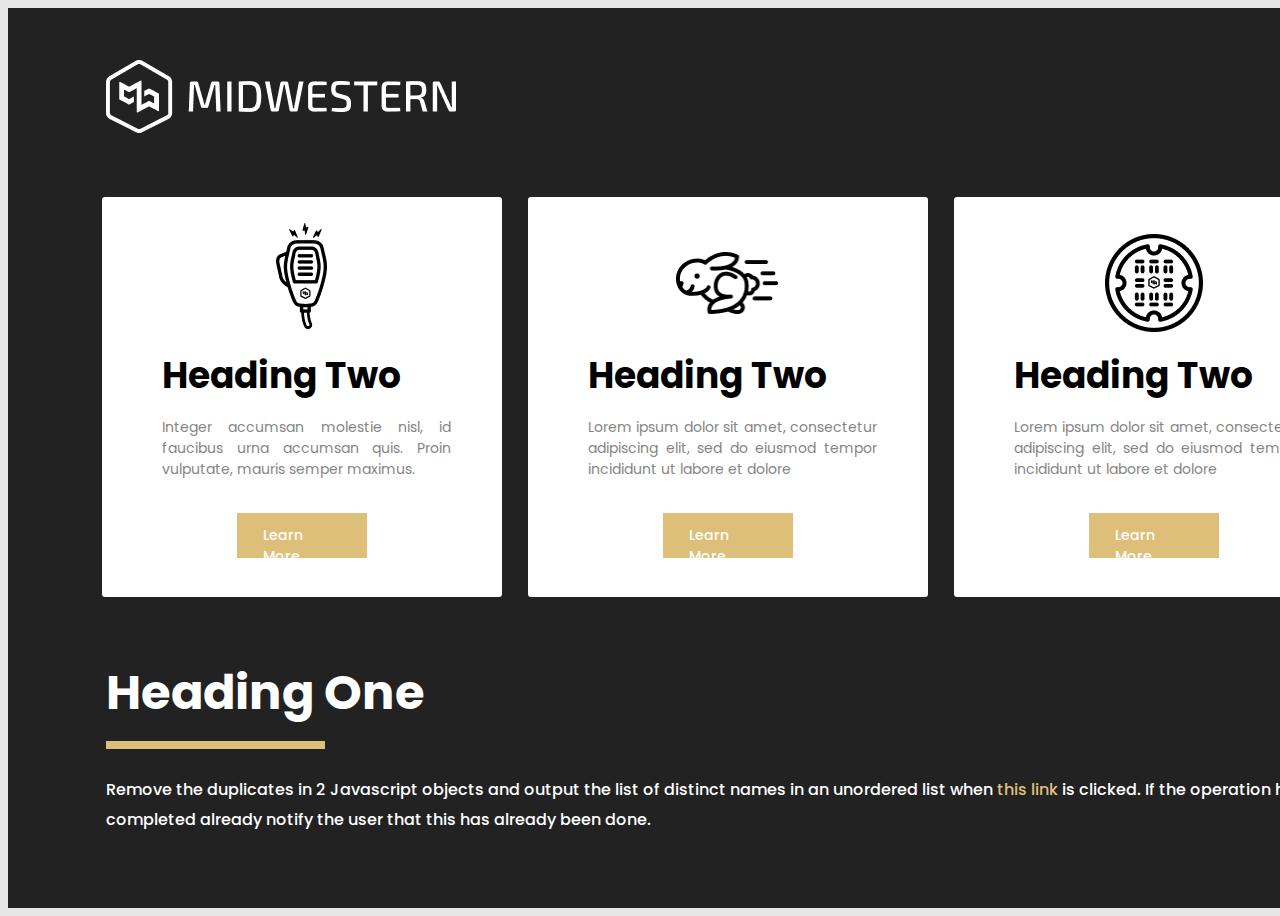
<file: Home/index.html>
<!DOCTYPE html>
<html lang="en" style="background: #e6e6e6;">

<head>
	<link rel="preconnect" href="https://fonts.googleapis.com">
	<link rel="preconnect" href="https://fonts.gstatic.com" crossorigin>
	<link href="https://fonts.googleapis.com/css2?family=Poppins&display=swap" rel="stylesheet">
	<meta charset="utf-8">
	<meta name="viewport" content="width=device-width initial-scale=1">
	<title>Benchmark Test</title>
	<link href="style.css" rel="stylesheet" type="text/css" />
	<link href="https://Contact.davis86t.repl.co" rel="links">
	<style>
	</style>
</head>

<body>
	<script src="script.js">

	</script>
	<div>
		<img src="Logo.png" class="logo">
      <img src="Talkie.png" class="talkie">
      <img src="Rabbit.png" class="rabbit">
      <img src="Shield.png" class="shield">
      <div id="rectangle1"></div>
      <div id="rectangle2"></div>
      <div id="rectangle3"></div>  
      <div id="text1">Integer accumsan molestie nisl, id faucibus urna accumsan quis. Proin vulputate, mauris semper maximus. </div>  
      <div id="text2">Lorem ipsum dolor sit amet, consectetur adipiscing elit, sed do eiusmod tempor incididunt ut labore et dolore </div> 
      <div id="text3">Lorem ipsum dolor sit amet, consectetur adipiscing elit, sed do eiusmod tempor incididunt ut labore et dolore </div> 
      <div id="heading1">Heading Two </div>
      <div id="heading2">Heading Two </div>
      <div id="heading3">Heading Two </div>
      <div id="rectangle4"></div>
      <div id="rectangle5"></div>
      <div id="rectangle6"></div>
      <div id="learnmore1">Learn More </div>
      <div id="learnmore2">Learn More </div>
      <div id="learnmore3">Learn More </div>
      <div id="heading4">Heading One </div>
      <hr>
      <p>Remove the duplicates in 2 Javascript objects and output the list of distinct names in an unordered list when 
      <a class="two" onclick="removeDuplicates()">this link</a> is clicked. If the operation has been completed already notify the user that this has already been done.
      </p>
      <div class="links">
        <ul>
          <a class="one" href="https://Contact.davis86t.repl.co">
            <li>contact</li>
          </a>
        </ul>
      </div>
      
    </div>
  </body>
</html>
</file>
<file: Home/style.css>
body {
  position: relative;
  height: 900px;
  width: 1440px;
  background: #222222;
  font-family: "Poppins", sans-seriff;

}

.logo {
  width: 350px;
  height: 73px;
  position: absolute;
  left: 98px;
  top: 52px;
}

.talkie {
  width: 51px;
  height: 106px;
  position: absolute;
  left: 268px;
  top: 215px;
  z-index: 2;
}

.rabbit {
  width: 103.01px;
  height: 62px;
  position: absolute;
  left: 668px;
  top: 244px;
  z-index: 2;
}

.shield {
  width: 98px;
  height: 98px;
  position: absolute;
  left: 1097px;
  top: 226px;
  z-index: 2;
}

.headertext {
  position: absolute;
  top: 340px;
  left: 154px;
}

ul {
  list-style-type: none;
  padding-left: 10px;
}

a.one {
  text-decoration: none;
  color: #DEBF79;
  position: absolute;
  width: 73px;
  height: 27px;
  left: 1274px;
  top: 71px;
  font-family: Poppins;
  font-style: normal;
  font-weight: bold;
  font-size: 18px;
  line-height: 27px;
}

a.one:hover {
  color: lightgray;
}

.links {
  display: inline-block;
}

#rectangle1 {
  Position: absolute;
  top: 189px;
  left: 94px;
  width: 400px;
  height: 400px;
  background: white;
  border-radius: 3px;
  z-index: 1;
}

#rectangle2 {
  Position: absolute;
  top: 189px;
  left: 520px;
  width: 400px;
  height: 400px;
  background: white;
  border-radius: 3px;
  z-index: 1;
}

#rectangle3 {
  Position: absolute;
  top: 189px;
  left: 946px;
  width: 400px;
  height: 400px;
  background: white;
  border-radius: 3px;
  z-index: 1;
}

#text1 {
  position: absolute;
  top: 409px;
  left: 154px;
  font-size: 14px;
  text-align: justify;
  color: #858585;
  width: 289px;
  z-index: 2;
}

#text2 {
  position: absolute;
  top: 409px;
  left: 580px;
  font-size: 14px;
  text-align: justify;
  color: #858585;
  width: 289px;
  z-index: 2;
  size: 14px;
}

#text3 {
  position: absolute;
  top: 409px;
  left: 1006px;
  font-size: 14px;
  text-align: justify;
  color: #858585;
  width: 289px;
  z-index: 2;
}

#heading1 {
  position: absolute;
  top: 340px;
  left: 154px;
  width: 240px;
  z-index: 2;
  font-size: 36px;
  font-weight: bold;
  color: black;
}

#heading2 {
  position: absolute;
  top: 340px;
  left: 580px;
  width: 240px;
  z-index: 2;
  font-size: 36px;
  font-weight: bold;
  color: black;
}

#heading3 {
  position: absolute;
  top: 340px;
  left: 1006px;
  width: 240px;
  z-index: 2;
  font-size: 36px;
  font-weight: bold;
  color: black;
}

#rectangle4 {
  Position: absolute;
  top: 505px;
  left: 229px;
  width: 130px;
  height: 45px;
  background: #DEBF79;
  z-index: 2;
}

#rectangle5 {
  Position: absolute;
  top: 505px;
  left: 655px;
  width: 130px;
  height: 45px;
  background: #DEBF79;
  z-index: 2;
}

#rectangle6 {
  Position: absolute;
  top: 505px;
  left: 1081px;
  width: 130px;
  height: 45px;
  background: #DEBF79;
  z-index: 2;
}

#learnmore1 {
  position: absolute;
  width: 78px;
  height: 21px;
  left: 255px;
  top: 517px;
  font-family: Poppins;
  font-style: normal;
  font-weight: 500;
  font-size: 14px;
  line-height: 21px;
  color: #ffffff;
  z-index: 3;
}

#learnmore2 {
  position: absolute;
  width: 78px;
  height: 21px;
  left: 681px;
  top: 517px;
  font-family: Poppins;
  font-style: normal;
  font-weight: 500;
  font-size: 14px;
  line-height: 21px;
  color: #ffffff;
  z-index: 3;
}

#learnmore3 {
  position: absolute;
  width: 78px;
  height: 21px;
  left: 1107px;
  top: 517px;
  font-family: Poppins;
  font-style: normal;
  font-weight: 500;
  font-size: 14px;
  line-height: 21px;
  color: #ffffff;
  z-index: 3;
}

#heading4 {
  position: absolute;
  width: 319px;
  height: 72px;
  left: 98px;
  top: 649px;
  font-family: Poppins;
  font-style: normal;
  font-weight: bold;
  font-size: 48px;
  line-height: 72px;
  color: #ffffff
}

hr {
  position: absolute;
  width: 211px;
  height: 0px;
  left: 98px;
  top: 725px;
  border: 4px solid #DEBF79;
}

p {
  position: absolute;
  width: 1248px;
  height: 67px;
  left: 98px;
  top: 751px;
  font-family: Poppins;
  font-style: normal;
  font-weight: 500;
  font-size: 16px;
  line-height: 30px;
  color: #ffffff
}

a.two {
  color: #debf79;
  text-decoration: none;
}

a.two:hover {
  color: lightgray;
}
</file>
